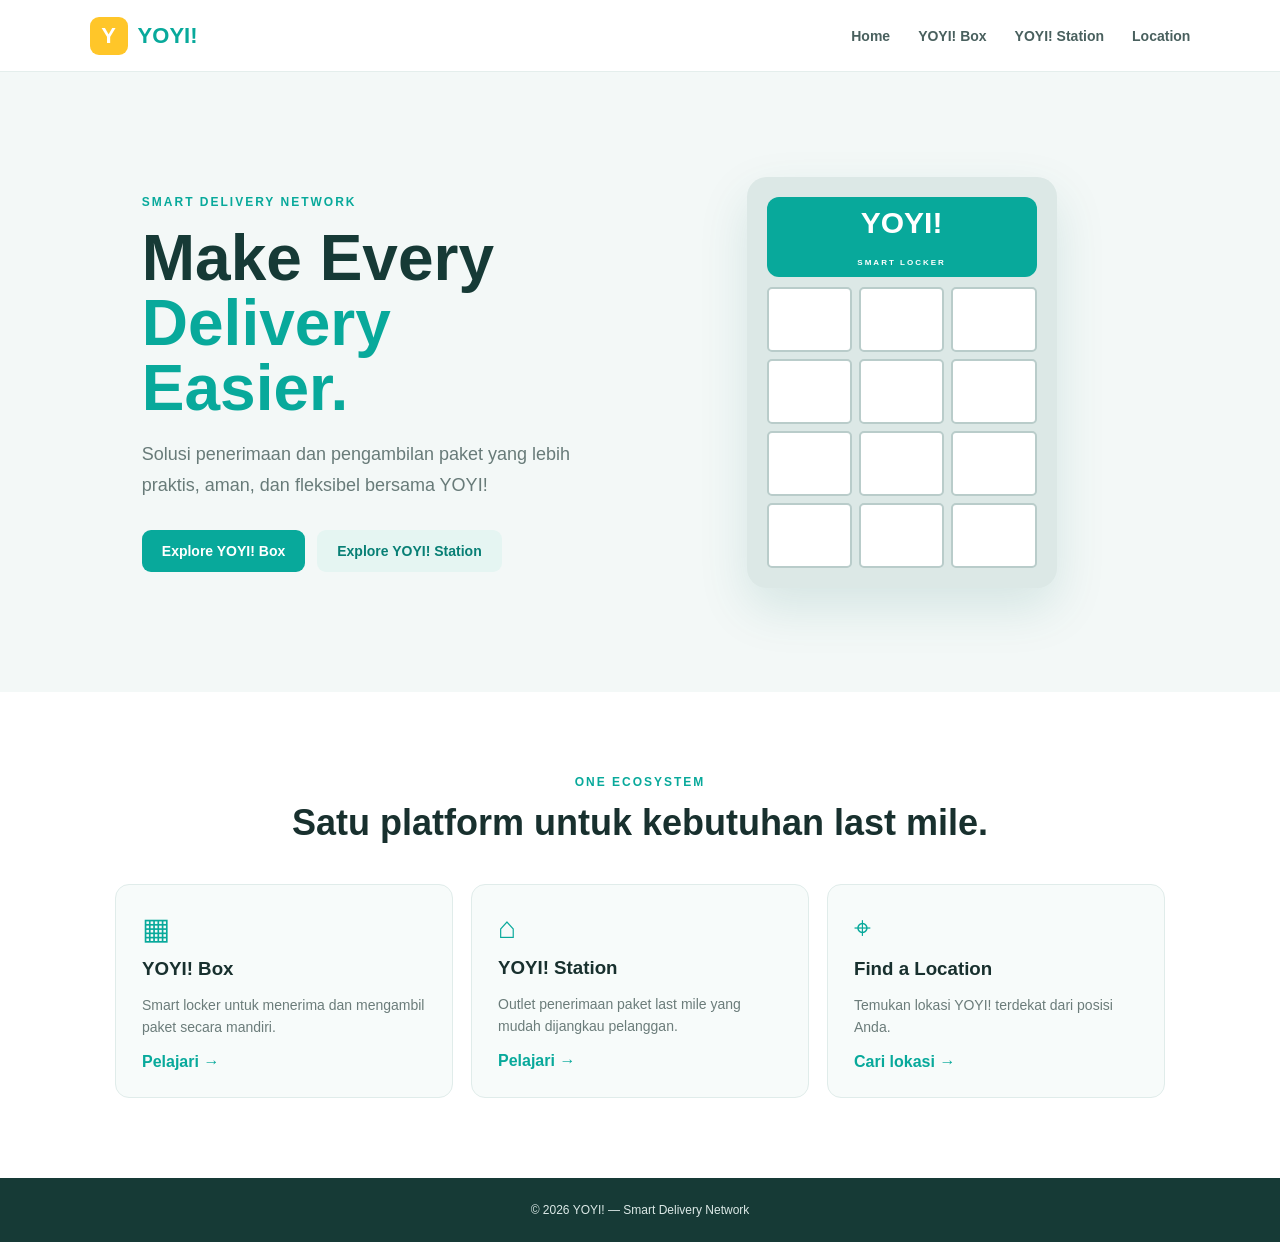
<file: index.html>
<!DOCTYPE html>
<html lang="id">
<head>
<meta charset="UTF-8">
<meta name="viewport" content="width=device-width, initial-scale=1.0">
<title>YOYI! — Smart Delivery Network</title>
<link rel="stylesheet" href="css/style.css">
</head>
<body>
<header class="site-header">
  <a class="brand" href="index.html"><span class="brand-mark">Y</span><span>YOYI!</span></a>
  <nav>
    <a href="index.html">Home</a>
    <a href="yoyi-box.html">YOYI! Box</a>
    <a href="yoyi-station.html">YOYI! Station</a>
    <a href="location.html">Location</a>
  </nav>
</header>

<main>
<section class="hero">
  <div class="hero-copy">
    <span class="eyebrow">SMART DELIVERY NETWORK</span>
    <h1>Make Every<br><span>Delivery Easier.</span></h1>
    <p>Solusi penerimaan dan pengambilan paket yang lebih praktis, aman, dan fleksibel bersama YOYI!</p>
    <div class="actions">
      <a class="btn primary" href="yoyi-box.html">Explore YOYI! Box</a>
      <a class="btn secondary" href="yoyi-station.html">Explore YOYI! Station</a>
    </div>
  </div>
  <div class="hero-card">
    <div class="mock-locker">
      <div class="locker-screen">YOYI!<small>SMART LOCKER</small></div>
      <div class="doors">
        <i></i><i></i><i></i><i></i><i></i><i></i><i></i><i></i><i></i><i></i><i></i><i></i>
      </div>
    </div>
  </div>
</section>

<section class="intro">
  <span class="eyebrow">ONE ECOSYSTEM</span>
  <h2>Satu platform untuk kebutuhan last mile.</h2>
  <div class="feature-grid">
    <article><div class="icon">▦</div><h3>YOYI! Box</h3><p>Smart locker untuk menerima dan mengambil paket secara mandiri.</p><a href="yoyi-box.html">Pelajari →</a></article>
    <article><div class="icon">⌂</div><h3>YOYI! Station</h3><p>Outlet penerimaan paket last mile yang mudah dijangkau pelanggan.</p><a href="yoyi-station.html">Pelajari →</a></article>
    <article><div class="icon">⌖</div><h3>Find a Location</h3><p>Temukan lokasi YOYI! terdekat dari posisi Anda.</p><a href="location.html">Cari lokasi →</a></article>
  </div>
</section>
</main>

<footer>© 2026 YOYI! — Smart Delivery Network</footer>
<script src="js/script.js"></script>
</body>
</html>
</file>
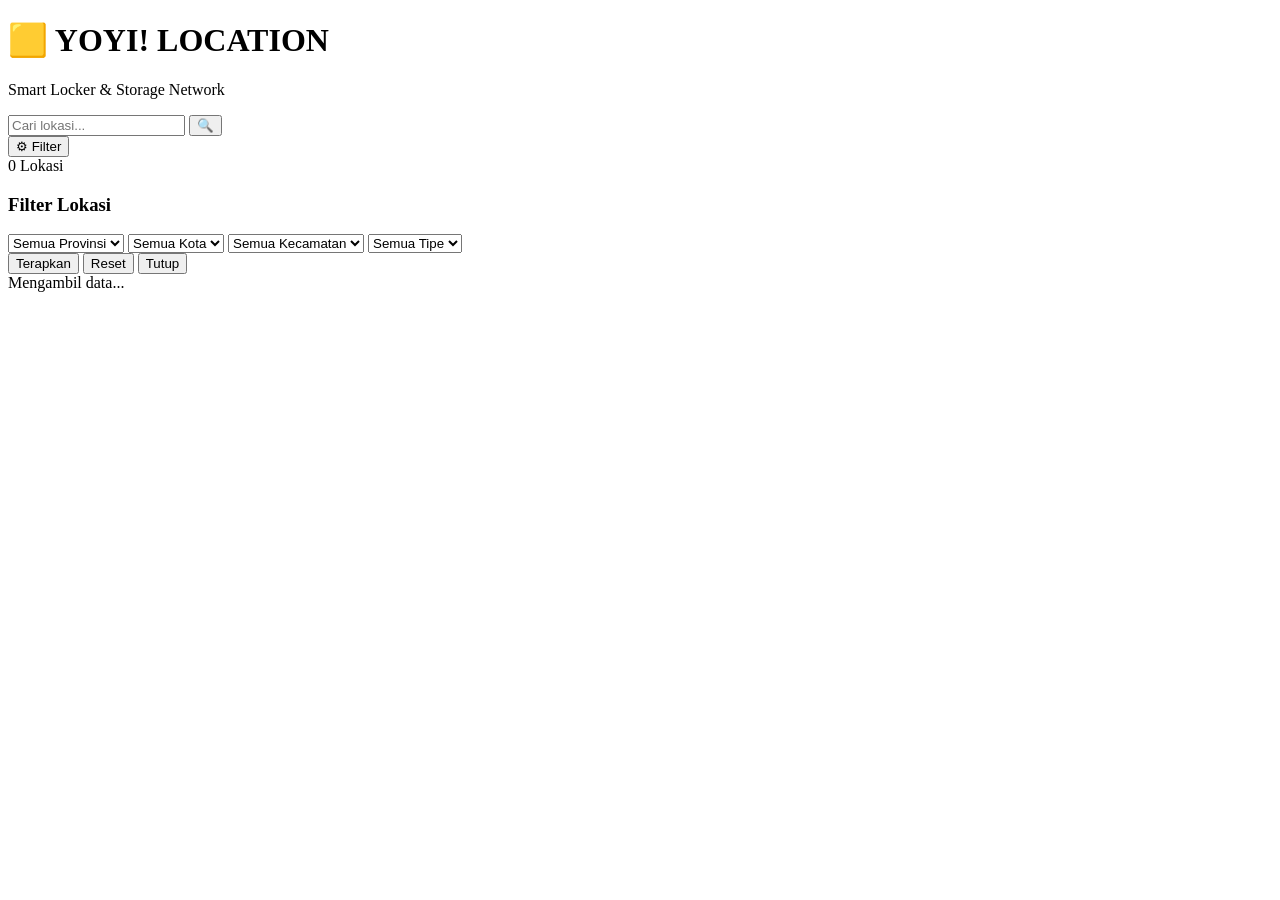
<file: Index.html>
<!DOCTYPE html>
<html>

<head>

  <base target="_top">

  <meta charset="UTF-8">

  <meta name="viewport" content="width=device-width, initial-scale=1.0">

  <title>YOYI! Location</title>

  <?!= include("CSS"); ?>

</head>

<body>

<div class="container">

    <!-- HEADER -->

    <div class="header">

        <h1>🟨 YOYI! LOCATION</h1>

        <p>Smart Locker & Storage Network</p>

    </div>

    <!-- SEARCH -->

    <div class="search-box">

        <input
            type="text"
            id="search"
            placeholder="Cari lokasi...">

        <button id="btnSearch">🔍</button>

    </div>

    <!-- TOOLBAR -->

    <div class="toolbar">

        <button id="btnFilter">

            ⚙ Filter

        </button>

        <div class="counter">

            <span id="total">0</span> Lokasi

        </div>

    </div>

    <!-- FILTER -->

    <div id="filterModal" class="modal">

        <div class="modal-content">

            <h3>Filter Lokasi</h3>

            <select id="provinsi">

                <option value="">Semua Provinsi</option>

            </select>

            <select id="kota">

                <option value="">Semua Kota</option>

            </select>

            <select id="kecamatan">

                <option value="">Semua Kecamatan</option>

            </select>

            <select id="tipe">

                <option value="">Semua Tipe</option>

            </select>

            <div class="button-group">

                <button id="applyFilter">

                    Terapkan

                </button>

                <button id="resetFilter">

                    Reset

                </button>

                <button id="closeFilter">

                    Tutup

                </button>

            </div>

        </div>

    </div>

    <!-- LIST -->

    <div class="list-container">

        <div id="loading">

            Mengambil data...

        </div>

        <div id="list"></div>

    </div>

</div>

<?!= include("JS"); ?>

</body>

</html>
</file>
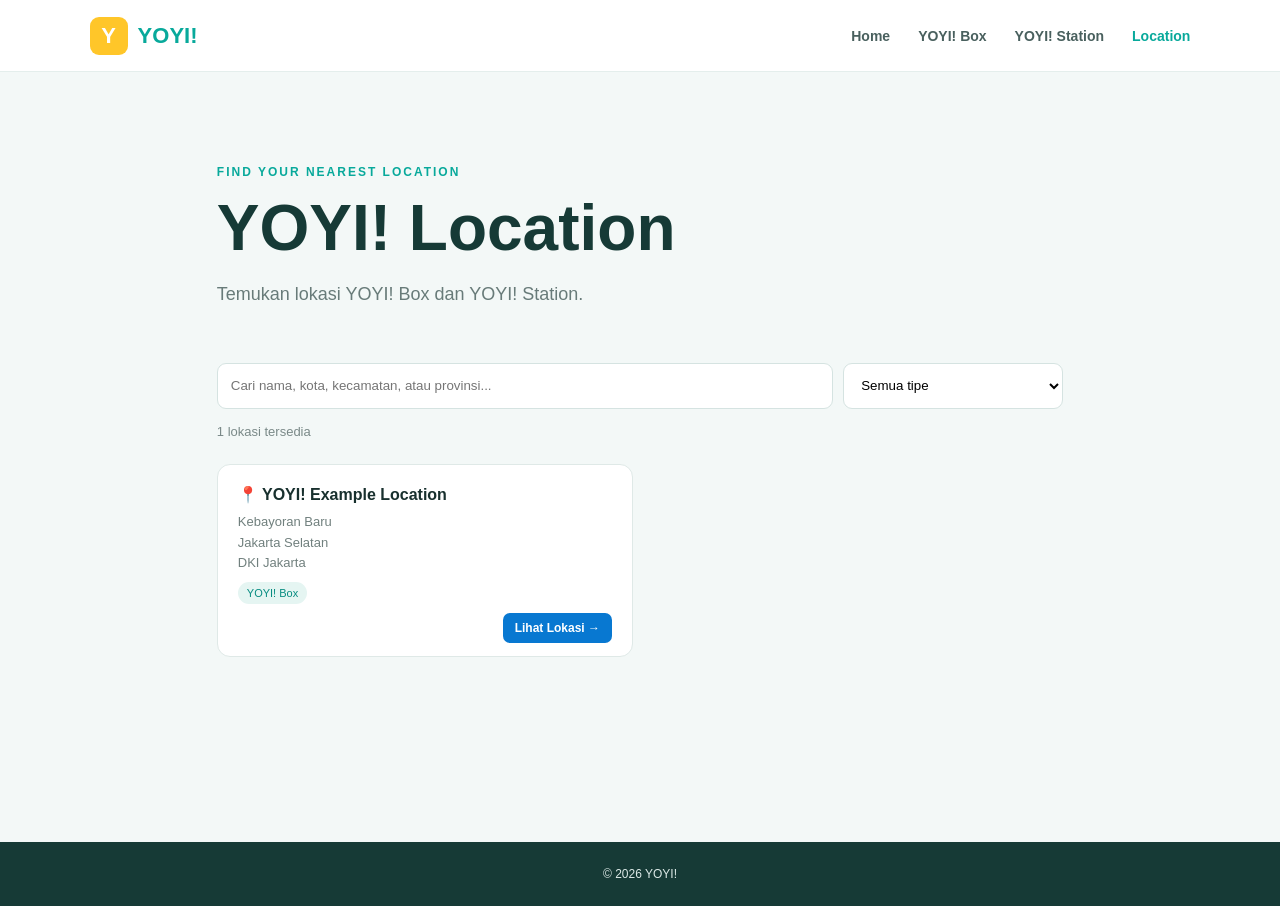
<file: location.html>
<!DOCTYPE html>
<html lang="id">
<head>
<meta charset="UTF-8"><meta name="viewport" content="width=device-width, initial-scale=1.0">
<title>YOYI! Location</title><link rel="stylesheet" href="css/style.css">
</head>
<body>
<header class="site-header"><a class="brand" href="index.html"><span class="brand-mark">Y</span><span>YOYI!</span></a><nav><a href="index.html">Home</a><a href="yoyi-box.html">YOYI! Box</a><a href="yoyi-station.html">YOYI! Station</a><a class="active" href="location.html">Location</a></nav></header>
<main class="location-page">
<section class="page-hero compact"><span class="eyebrow">FIND YOUR NEAREST LOCATION</span><h1>YOYI! Location</h1><p>Temukan lokasi YOYI! Box dan YOYI! Station.</p></section>
<section class="location-tools">
<input id="search" type="search" placeholder="Cari nama, kota, kecamatan, atau provinsi...">
<select id="tipe"><option value="">Semua tipe</option></select>
<div id="status">Memuat data lokasi...</div>
</section>
<div id="list" class="location-list"></div>
<div id="empty" class="empty" hidden>Lokasi tidak ditemukan.</div>
</main><footer>© 2026 YOYI!</footer>
<script src="js/location.js"></script>
</body></html>
</file>
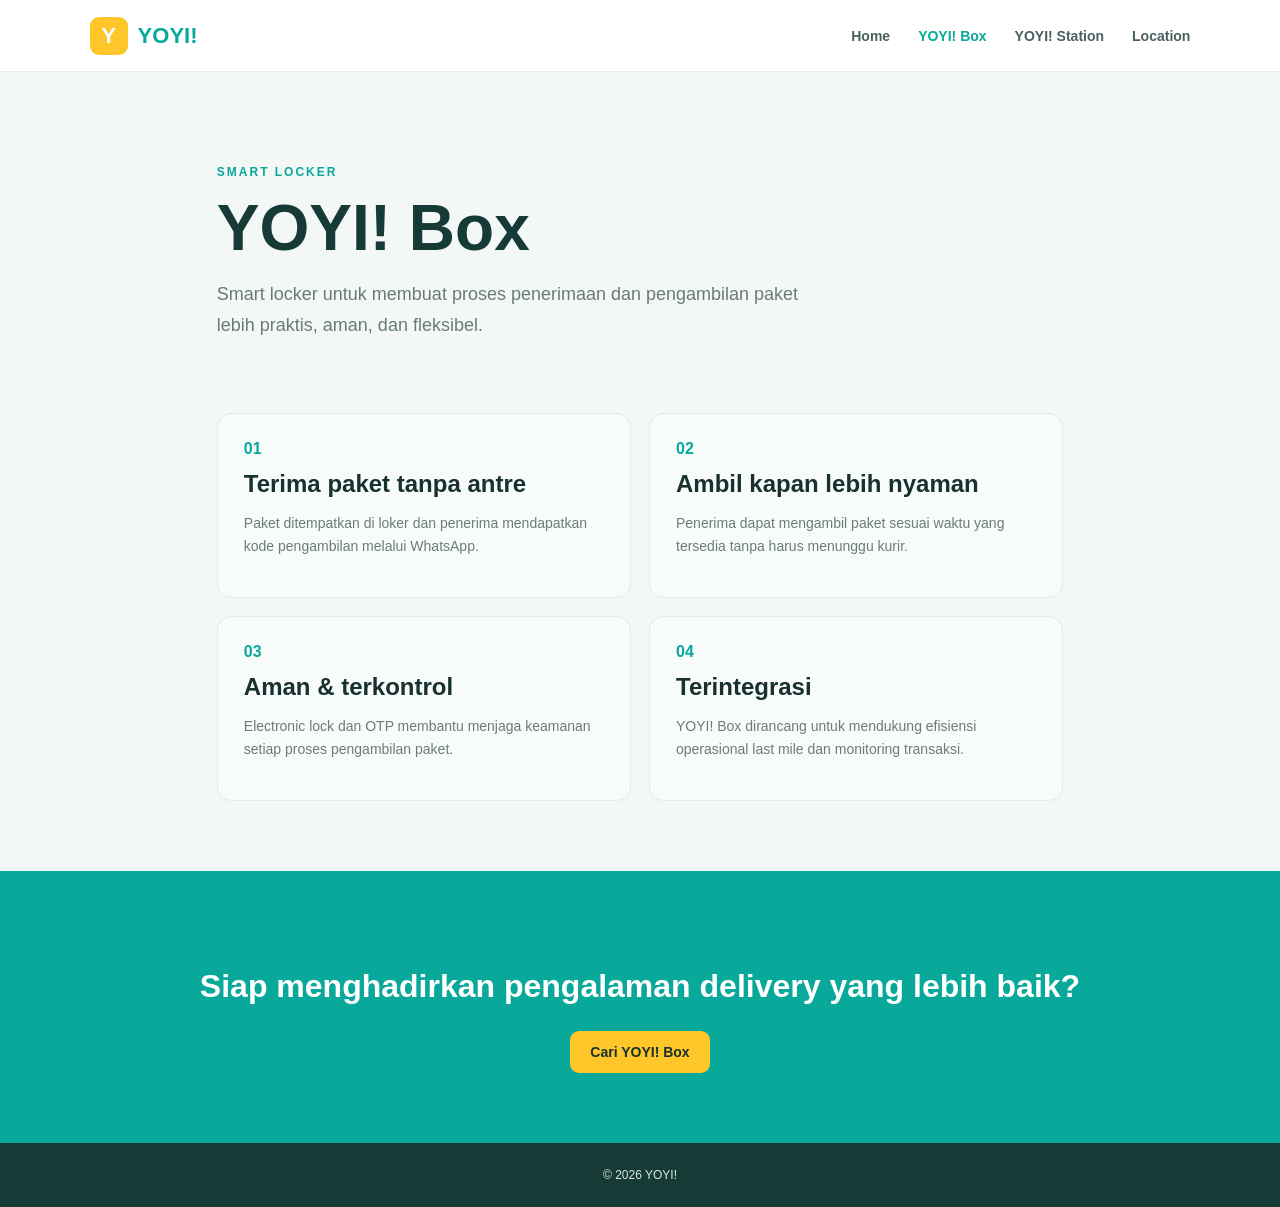
<file: yoyi-box.html>
<!DOCTYPE html>
<html lang="id">
<head>
<meta charset="UTF-8"><meta name="viewport" content="width=device-width, initial-scale=1.0">
<title>YOYI! Box</title><link rel="stylesheet" href="css/style.css">
</head>
<body>
<header class="site-header"><a class="brand" href="index.html"><span class="brand-mark">Y</span><span>YOYI!</span></a><nav><a href="index.html">Home</a><a class="active" href="yoyi-box.html">YOYI! Box</a><a href="yoyi-station.html">YOYI! Station</a><a href="location.html">Location</a></nav></header>
<main>
<section class="page-hero">
<span class="eyebrow">SMART LOCKER</span><h1>YOYI! Box</h1>
<p>Smart locker untuk membuat proses penerimaan dan pengambilan paket lebih praktis, aman, dan fleksibel.</p>
</section>
<section class="content-grid">
<article class="panel"><span class="number">01</span><h2>Terima paket tanpa antre</h2><p>Paket ditempatkan di loker dan penerima mendapatkan kode pengambilan melalui WhatsApp.</p></article>
<article class="panel"><span class="number">02</span><h2>Ambil kapan lebih nyaman</h2><p>Penerima dapat mengambil paket sesuai waktu yang tersedia tanpa harus menunggu kurir.</p></article>
<article class="panel"><span class="number">03</span><h2>Aman & terkontrol</h2><p>Electronic lock dan OTP membantu menjaga keamanan setiap proses pengambilan paket.</p></article>
<article class="panel"><span class="number">04</span><h2>Terintegrasi</h2><p>YOYI! Box dirancang untuk mendukung efisiensi operasional last mile dan monitoring transaksi.</p></article>
</section>
<section class="cta"><h2>Siap menghadirkan pengalaman delivery yang lebih baik?</h2><a class="btn primary" href="location.html">Cari YOYI! Box</a></section>
</main><footer>© 2026 YOYI!</footer>
</body></html>
</file>
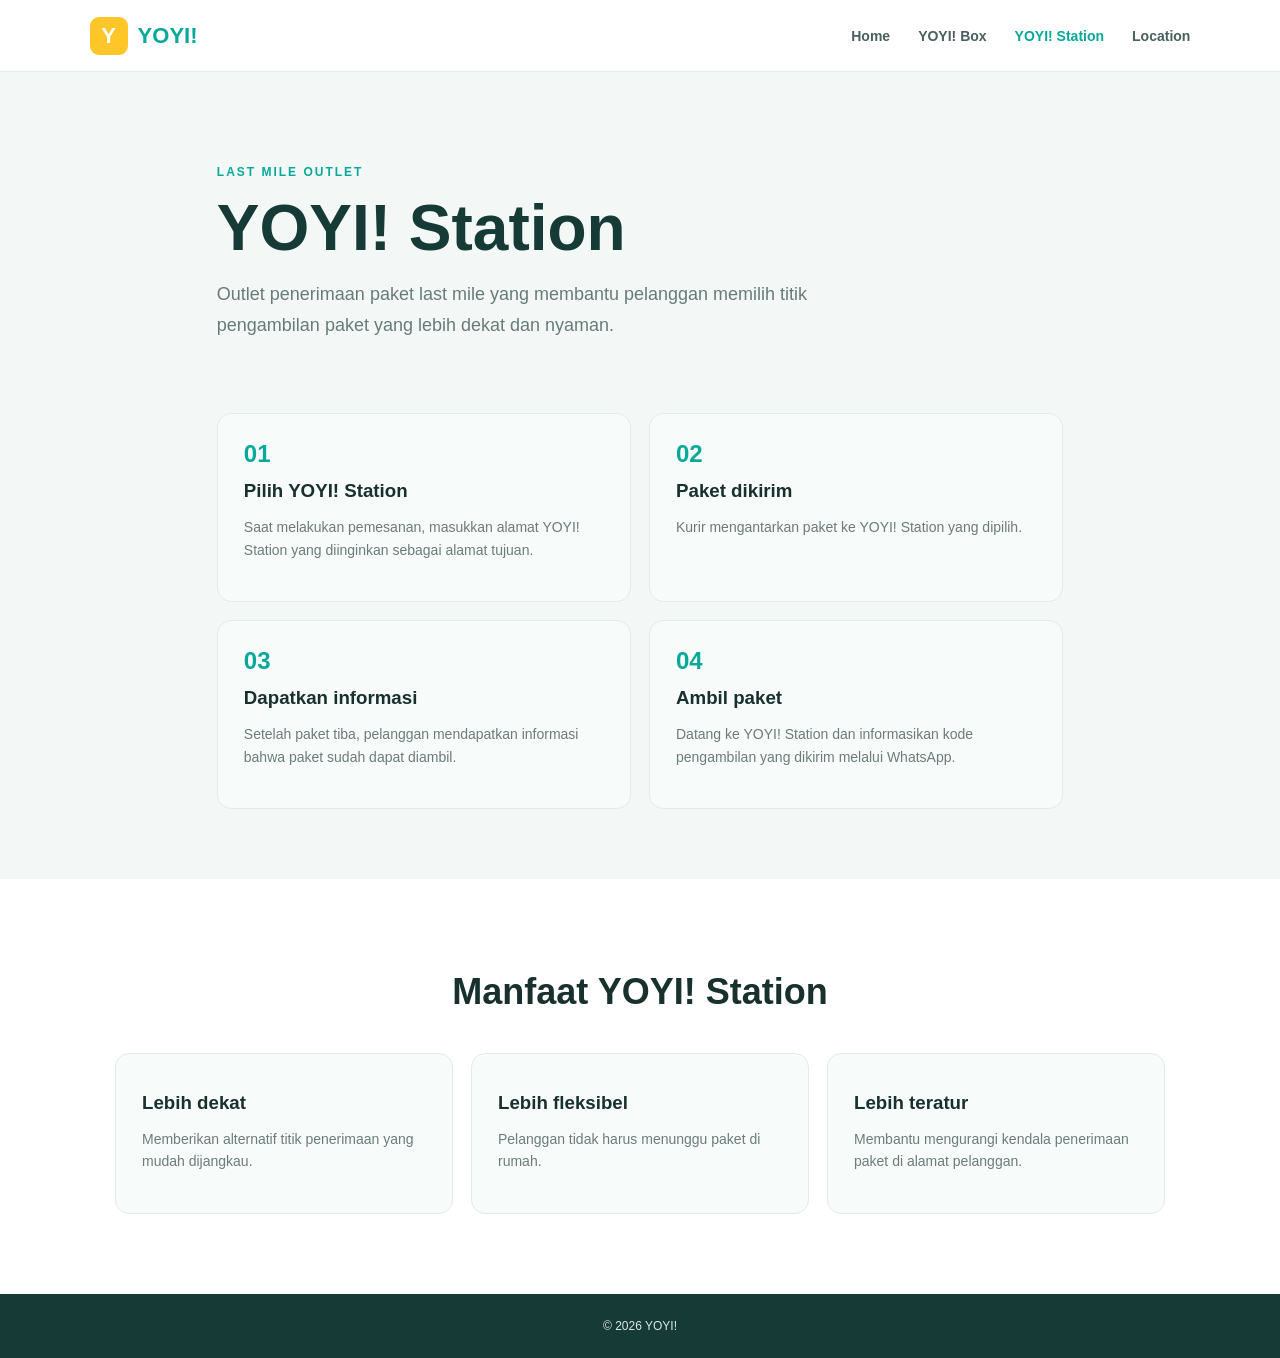
<file: yoyi-station.html>
<!DOCTYPE html>
<html lang="id">
<head>
<meta charset="UTF-8"><meta name="viewport" content="width=device-width, initial-scale=1.0">
<title>YOYI! Station</title><link rel="stylesheet" href="css/style.css">
</head>
<body>
<header class="site-header"><a class="brand" href="index.html"><span class="brand-mark">Y</span><span>YOYI!</span></a><nav><a href="index.html">Home</a><a href="yoyi-box.html">YOYI! Box</a><a class="active" href="yoyi-station.html">YOYI! Station</a><a href="location.html">Location</a></nav></header>
<main>
<section class="page-hero">
<span class="eyebrow">LAST MILE OUTLET</span><h1>YOYI! Station</h1>
<p>Outlet penerimaan paket last mile yang membantu pelanggan memilih titik pengambilan paket yang lebih dekat dan nyaman.</p>
</section>
<section class="steps">
<div class="step"><b>01</b><h3>Pilih YOYI! Station</h3><p>Saat melakukan pemesanan, masukkan alamat YOYI! Station yang diinginkan sebagai alamat tujuan.</p></div>
<div class="step"><b>02</b><h3>Paket dikirim</h3><p>Kurir mengantarkan paket ke YOYI! Station yang dipilih.</p></div>
<div class="step"><b>03</b><h3>Dapatkan informasi</h3><p>Setelah paket tiba, pelanggan mendapatkan informasi bahwa paket sudah dapat diambil.</p></div>
<div class="step"><b>04</b><h3>Ambil paket</h3><p>Datang ke YOYI! Station dan informasikan kode pengambilan yang dikirim melalui WhatsApp.</p></div>
</section>
<section class="benefits"><h2>Manfaat YOYI! Station</h2><div class="feature-grid"><article><h3>Lebih dekat</h3><p>Memberikan alternatif titik penerimaan yang mudah dijangkau.</p></article><article><h3>Lebih fleksibel</h3><p>Pelanggan tidak harus menunggu paket di rumah.</p></article><article><h3>Lebih teratur</h3><p>Membantu mengurangi kendala penerimaan paket di alamat pelanggan.</p></article></div></section>
</main><footer>© 2026 YOYI!</footer>
</body></html>
</file>
<file: css/style.css>
*{box-sizing:border-box}body{margin:0;font-family:Arial,Helvetica,sans-serif;color:#18302e;background:#f3f8f7}.site-header{height:72px;background:#fff;display:flex;align-items:center;justify-content:space-between;padding:0 7%;border-bottom:1px solid #e4eeec;position:sticky;top:0;z-index:10}.brand{display:flex;align-items:center;gap:10px;text-decoration:none;color:#08a99b;font-weight:800;font-size:22px}.brand-mark{width:38px;height:38px;border-radius:9px;background:#ffc629;color:#fff;display:grid;place-items:center}.site-header nav{display:flex;gap:28px}.site-header nav a{color:#49605e;text-decoration:none;font-size:14px;font-weight:600}.site-header nav a:hover,.site-header nav .active{color:#08a99b}.hero{max-width:1150px;margin:auto;min-height:620px;padding:80px 6%;display:grid;grid-template-columns:1fr 1fr;align-items:center;gap:50px}.eyebrow{font-size:12px;letter-spacing:2px;font-weight:800;color:#08a99b}.hero h1,.page-hero h1{font-size:64px;line-height:1.02;margin:16px 0;color:#163a36}.hero h1 span{color:#08a99b}.hero p,.page-hero p{font-size:18px;line-height:1.7;color:#687b79;max-width:600px}.actions{display:flex;gap:12px;flex-wrap:wrap;margin-top:30px}.btn{display:inline-block;padding:13px 20px;border-radius:9px;text-decoration:none;font-weight:700;font-size:14px}.primary{background:#08a99b;color:#fff}.secondary{background:#e5f5f2;color:#087f75}.hero-card{display:grid;place-items:center}.mock-locker{width:310px;padding:20px;border-radius:20px;background:#dce8e6;box-shadow:0 20px 50px #0b6b6120}.locker-screen{height:80px;background:#08a99b;border-radius:12px;color:#fff;font-size:30px;font-weight:800;display:grid;place-items:center}.locker-screen small{font-size:8px;letter-spacing:2px}.doors{display:grid;grid-template-columns:repeat(3,1fr);gap:7px;margin-top:10px}.doors i{height:65px;background:#fff;border-radius:5px;border:2px solid #b9ccca}.intro,.benefits{background:#fff;padding:80px 7%;text-align:center}.intro h2,.benefits h2{font-size:36px;margin:12px auto 40px}.feature-grid{max-width:1050px;margin:auto;display:grid;grid-template-columns:repeat(3,1fr);gap:18px;text-align:left}.feature-grid article,.panel,.step{background:#f7fbfa;border:1px solid #e0ecea;border-radius:14px;padding:26px}.icon{font-size:30px;color:#08a99b}.feature-grid h3,.panel h2,.step h3{margin:12px 0 8px}.feature-grid p,.panel p,.step p{color:#6b7c7a;line-height:1.6;font-size:14px}.feature-grid a{color:#08a99b;text-decoration:none;font-weight:700}.page-hero{max-width:1000px;margin:auto;padding:90px 6% 55px}.page-hero.compact{padding-bottom:35px}.content-grid,.steps{max-width:1000px;margin:0 auto 70px;padding:0 6%;display:grid;grid-template-columns:1fr 1fr;gap:18px}.number,.step b{color:#08a99b;font-weight:800}.cta{padding:70px 6%;background:#08a99b;color:#fff;text-align:center}.cta h2{font-size:32px}.cta .primary{background:#ffc629;color:#18302e}.steps{counter-reset:step}.step b{font-size:24px}.location-page{min-height:calc(100vh - 130px)}.location-tools{max-width:1000px;margin:0 auto 25px;padding:0 6%;display:grid;grid-template-columns:1fr 220px;gap:10px}.location-tools input,.location-tools select{height:46px;border:1px solid #d5e3e1;border-radius:9px;padding:0 13px;background:#fff;outline:none}.location-tools #status{grid-column:1/-1;color:#7a8988;font-size:13px;padding-top:5px}.location-list{max-width:1000px;margin:auto;padding:0 6% 60px;display:grid;grid-template-columns:repeat(2,1fr);gap:14px}.location-card{background:#fff;border:1px solid #dfe9e7;border-radius:13px;padding:20px}.location-name{font-weight:800;font-size:16px}.location-address{color:#71807e;font-size:13px;line-height:1.6;margin:8px 0}.location-type{display:inline-block;background:#e5f5f2;color:#078c80;border-radius:20px;padding:5px 9px;font-size:11px}.location-footer{text-align:right;margin-top:14px}.location-footer a{background:#0878d1;color:#fff;padding:8px 12px;border-radius:7px;text-decoration:none;font-size:12px;font-weight:700}.empty{text-align:center;color:#888;padding:40px}footer{text-align:center;padding:25px;background:#163a36;color:#dce9e7;font-size:12px}@media(max-width:700px){.site-header{height:auto;padding:14px 18px;align-items:flex-start}.site-header nav{gap:12px;flex-wrap:wrap;justify-content:flex-end}.site-header nav a{font-size:11px}.hero{grid-template-columns:1fr;padding:55px 22px;min-height:auto}.hero h1,.page-hero h1{font-size:44px}.hero p,.page-hero p{font-size:15px}.hero-card{padding:10px}.mock-locker{width:260px}.feature-grid,.content-grid,.steps,.location-list{grid-template-columns:1fr}.intro,.benefits{padding:55px 22px}.location-tools{grid-template-columns:1fr;padding:0 18px}.location-tools #status{grid-column:auto}.page-hero{padding:55px 22px 35px}.location-list{padding:0 18px 40px}.site-header nav{max-width:210px}}
</file>
